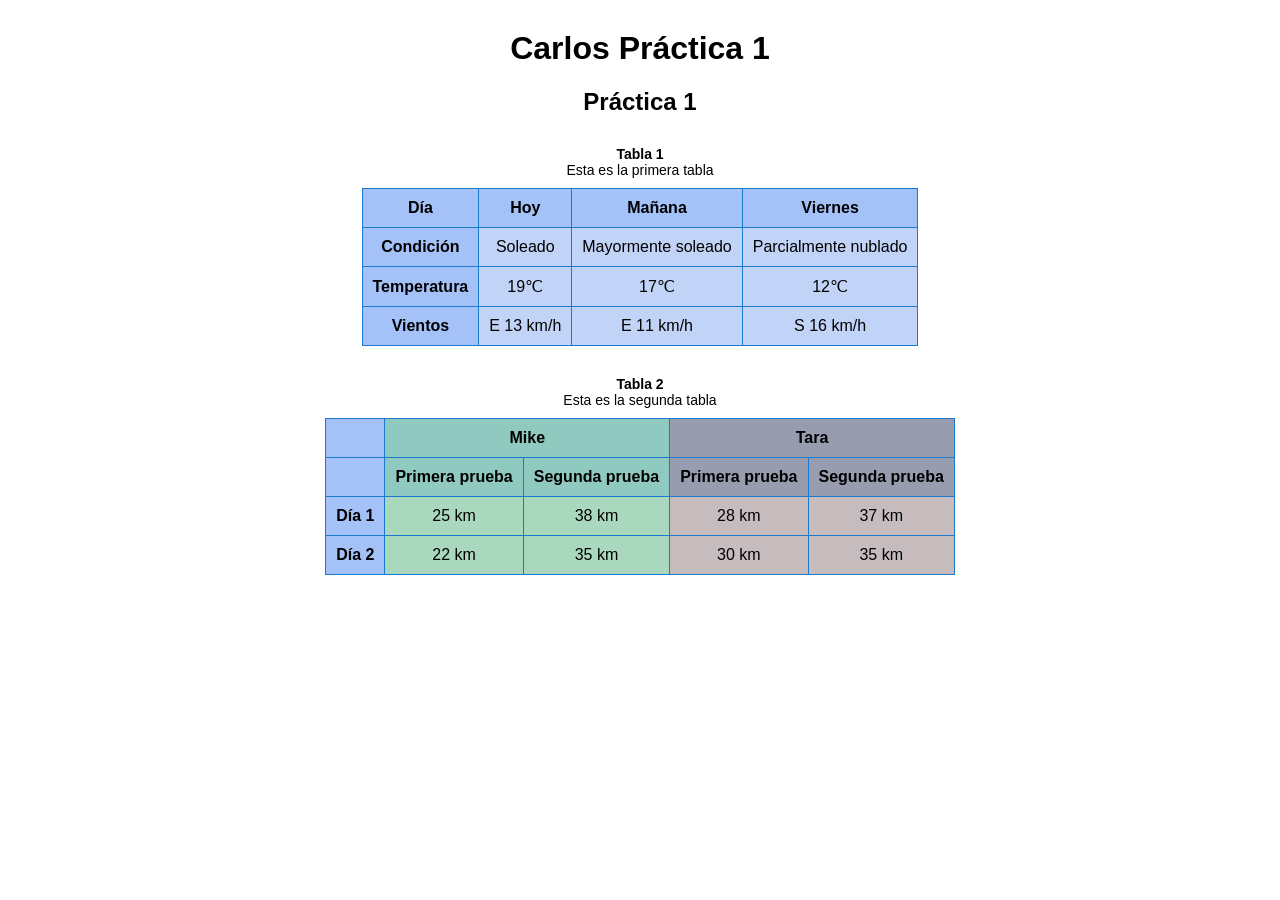
<file: Practica1.html>
<!-- Practica 1 Carlos Plaza-->
<!DOCTYPE html>
<html lang="es">
    <head> <!-- Este es el codigo del Titulo-->
        <meta charset="utf-8"> <!-- Encode -->
        <title>Carlos Practica 1</title>
        <link rel="stylesheet" href="practica1.css">
    </head>
    <body>
        <h1>Carlos Práctica 1</h1>
        <h2>Práctica 1</h2>
        

        <!-- TABLA 1 -->
        <table>    
            <caption>   <!-- Se espacia la tabla 1-->
                <strong>Tabla 1</strong><br>
                    Esta es la primera tabla
            </caption>
            <!-- Se hacen las filas-->
            <tr>  
                <!-- Se ponen la primeras fila y se usa th-->
                <th>Día</th>
                <th>Hoy</th>
                <th>Mañana</th>
                <th>Viernes</th>
            </tr>

            <tr>  <!-- Se pone la segunda fila y al ser la segunda se utiliza td-->
                <td>Condición</td>
                <td>Soleado</td>
                <td>Mayormente soleado</td>
                <td>Parcialmente nublado</td>
            </tr>

            <tr> <!-- Se pone la tercera fila-->
                <td>Temperatura</td>
                <td>19℃</td>
                <td>17℃</td>
                <td>12℃</td>
            </tr>

            <tr> <!-- Se pone la ultima fila-->
                <td>Vientos</td>
                <td>E 13 km/h</td>
                <td>E 11 km/h</td>
                <td>S 16 km/h</td>
            </tr>
        </table>
        
        <!-- TABLA 2 -->
        <table>
             <caption> <!-- Se espacia la tabla 2-->
                <strong>Tabla 2</strong><br>
                    Esta es la segunda tabla
            </caption>
            <!-- Se hacen las filas-->
            <tr>
                <!-- Se ponen la primeras fila y se usa th, colspan permite juntar las columnas-->
                <th></th>
                <th colspan="2">Mike</th>
                <th colspan="2">Tara</th>
            </tr>

            <tr> <!-- Se pone la segunda fila-->
                <th></th>
                <th>Primera prueba</th>
                <th>Segunda prueba</th>
                <th>Primera prueba</th>
                <th>Segunda prueba</th>
            </tr>

            <tr> <!-- Se pone la tercera fila-->
                <td>Día 1</td>
                <td>25 km</td>
                <td>38 km</td>
                <td>28 km</td>
                <td>37 km</td>
            </tr>

            <tr>  <!-- Se pone la ultima fila-->
                <td>Día 2</td>
                <td>22 km</td>
                <td>35 km</td>
                <td>30 km</td>
                <td>35 km</td>
            </tr>
        </table>
    </body>
</html>
</file>
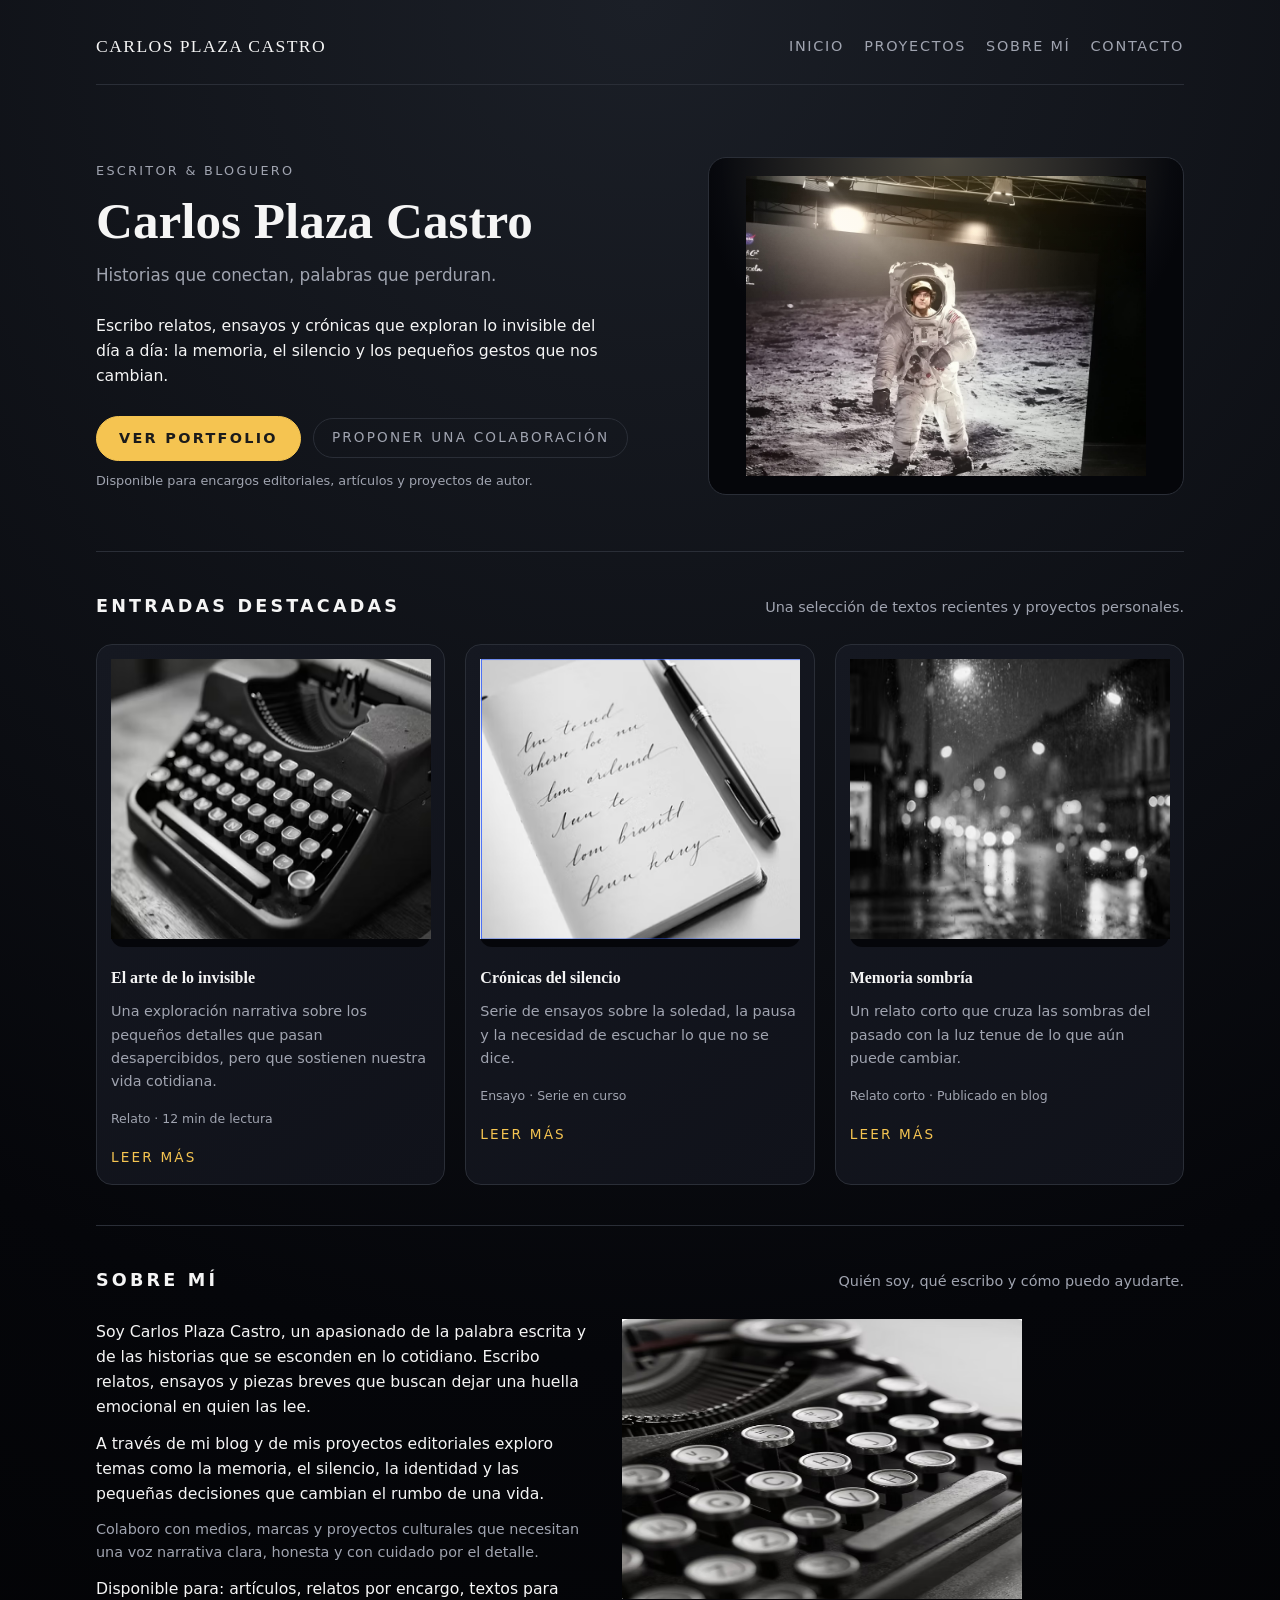
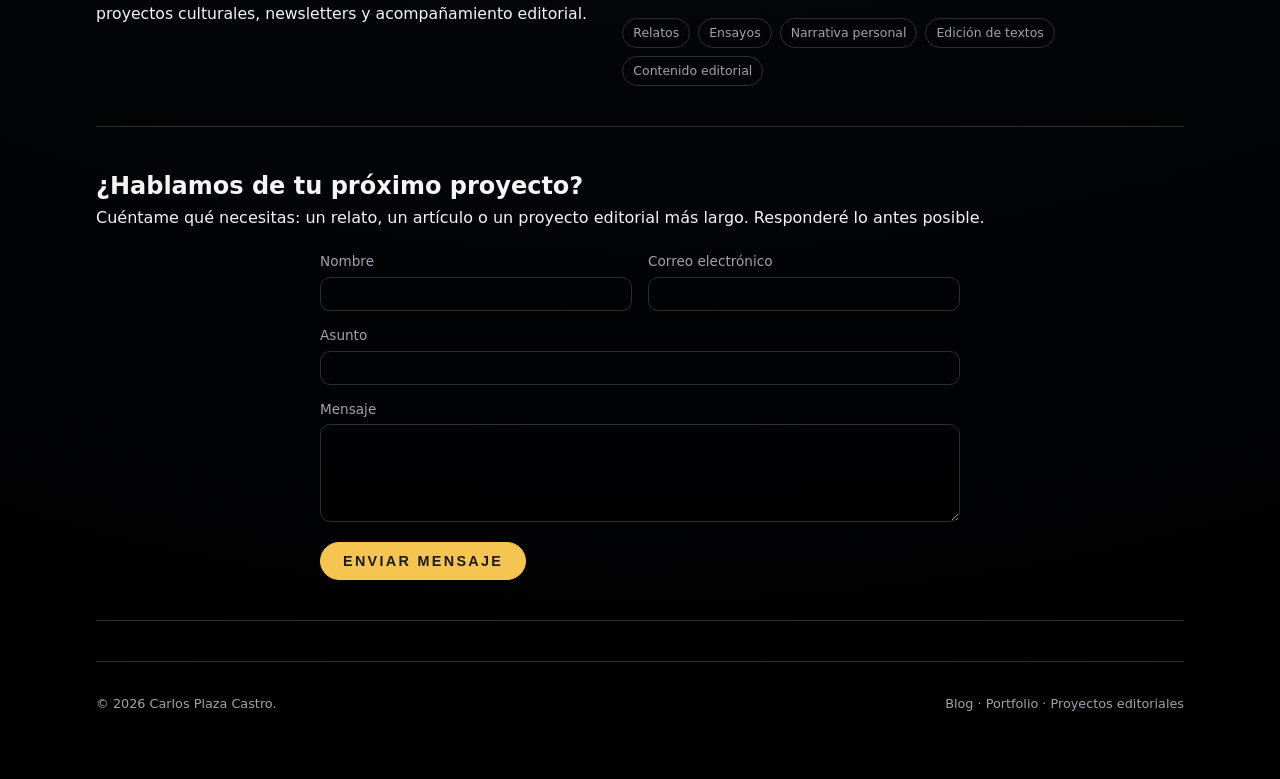
<file: Practica2.html>
<!DOCTYPE html>
<html lang="es">
<head>
  <meta charset="UTF-8" />
  <title>Portfolio – Carlos Plaza Castro</title>
  <meta name="viewport" content="width=device-width, initial-scale=1" />
  <link rel="stylesheet" href="Practica2.css" />
</head>
<body>
  <div class="page">
    <!-- Cabecera -->
    <header>
      <div class="logo">Carlos Plaza Castro</div>
      <nav>
        <ul>
          <li><a href="#inicio">Inicio</a></li>
          <li><a href="#proyectos">Proyectos</a></li>
          <li><a href="#sobre-mi">Sobre mí</a></li>
          <li><a href="#contacto">Contacto</a></li>
        </ul>
      </nav>
    </header>

    <!-- Intro -->
    <main id="inicio" class="hero">
      <div>
        <div class="hero-eyebrow">Escritor &amp; Bloguero</div>
        <h1 class="hero-title">Carlos Plaza Castro</h1>
        <p class="hero-subtitle">Historias que conectan, palabras que perduran.</p>
        <p class="hero-tagline">
          Escribo relatos, ensayos y crónicas que exploran lo invisible del día a día:
          la memoria, el silencio y los pequeños gestos que nos cambian.
        </p>
        <div class="hero-actions">
          <a href="#proyectos" class="btn-primary">Ver portfolio</a>
          <a href="#contacto" class="btn-ghost">Proponer una colaboración</a>
        </div>
        <p class="hero-meta">Disponible para encargos editoriales, artículos y proyectos de autor.</p>
      </div>
      <div class="hero-photo">
        <img src="Imagenes/yo.png" alt="Yo" height="300" >
      </div>
    </main>

    <!-- PROYECTOS DESTACADOS -->
    <section id="proyectos">
      <div class="section-header">
        <h2 class="section-title">Entradas destacadas</h2>
        <p class="section-subtitle">Una selección de textos recientes y proyectos personales.</p>
      </div>

      <div class="projects-grid">
        <article class="project-card">
          <div class="project-thumb">
            <img src="Imagenes/fono.png" alt="fono" height="280" width="320" >
          </div>
          <h3 class="project-title">El arte de lo invisible</h3>
          <p class="project-desc">
            Una exploración narrativa sobre los pequeños detalles que pasan desapercibidos,
            pero que sostienen nuestra vida cotidiana.
          </p>
          <p class="project-meta">Relato · 12 min de lectura</p>
          <a href="#" class="project-link">Leer más</a>
        </article>

        <article class="project-card">
          <div class="project-thumb">   
            <img src="Imagenes/notas.png" alt="notas" height="280" width="320"  >  
          </div>
          <h3 class="project-title">Crónicas del silencio</h3>
          <p class="project-desc">
            Serie de ensayos sobre la soledad, la pausa y la necesidad de escuchar
            lo que no se dice.
          </p>
          <p class="project-meta">Ensayo · Serie en curso</p>
          <a href="#" class="project-link">Leer más</a>
        </article>

        <article class="project-card">
          <div class="project-thumb">  
            <img src="Imagenes/calle.png" alt="calle" height="280" width="320"  >
          </div>
          <h3 class="project-title">Memoria sombría</h3>
          <p class="project-desc">
            Un relato corto que cruza las sombras del pasado con la luz tenue
            de lo que aún puede cambiar.
          </p>
          <p class="project-meta">Relato corto · Publicado en blog</p>
          <a href="#" class="project-link">Leer más</a>
        </article>
      </div>
    </section>

    <!-- SOBRE MÍ -->
    <section id="sobre-mi">
      <div class="section-header">
        <h2 class="section-title">Sobre mí</h2>
        <p class="section-subtitle">Quién soy, qué escribo y cómo puedo ayudarte.</p>
      </div>

      <div class="about-layout">
        <div class="about-text">
          <p>
            Soy Carlos Plaza Castro, un apasionado de la palabra escrita y de las historias
            que se esconden en lo cotidiano. Escribo relatos, ensayos y piezas breves
            que buscan dejar una huella emocional en quien las lee.
          </p>
          <p>
            A través de mi blog y de mis proyectos editoriales exploro temas como la memoria,
            el silencio, la identidad y las pequeñas decisiones que cambian el rumbo de una vida.
          </p>
          <p class="muted">
            Colaboro con medios, marcas y proyectos culturales que necesitan una voz
            narrativa clara, honesta y con cuidado por el detalle.
          </p>
          <p class="about-meta">
            Disponible para: artículos, relatos por encargo, textos para proyectos culturales,
            newsletters y acompañamiento editorial.
          </p>
        </div>
        <div>
          <img src="Imagenes/telef.png" alt="fono" height="280" width="400" >
          <div class="about-tags">
            
            <span class="tag">Relatos</span>
            <span class="tag">Ensayos</span>
            <span class="tag">Narrativa personal</span>
            <span class="tag">Edición de textos</span>
            <span class="tag">Contenido editorial</span>
          </div>
        </div>
      </div>
    </section>

    <!-- CONTACTO / CTA + FORMULARIO -->
<section id="contacto">
  <div class="cta">
    <h2 class="cta-title">¿Hablamos de tu próximo proyecto?</h2>
    <p class="cta-text">
      Cuéntame qué necesitas: un relato, un artículo o un proyecto editorial más largo.
      Responderé lo antes posible.
    </p>

    <form class="contact-form" action="#" method="post">
      <div class="form-row">
        <div class="form-field">
          <label for="nombre">Nombre</label>
          <input type="text" id="nombre" name="nombre" required />
        </div>
        <div class="form-field">
          <label for="email">Correo electrónico</label>
          <input type="email" id="email" name="email" required />
        </div>
      </div>

      <div class="form-field">
        <label for="asunto">Asunto</label>
        <input type="text" id="asunto" name="asunto" />
      </div>

      <div class="form-field">
        <label for="mensaje">Mensaje</label>
        <textarea id="mensaje" name="mensaje" rows="5" required></textarea>
      </div>

      <button type="submit" class="btn-primary">Enviar mensaje</button>
    </form>
  </div>
</section>


    <!-- Pie -->
    <footer>
      <span>© <span id="year"></span> Carlos Plaza Castro.</span>
      <span>Blog · Portfolio · Proyectos editoriales</span>
    </footer>
  </div>

  <script>
    document.getElementById("year").textContent = new Date().getFullYear();
  </script>
</body>
</html>
</file>
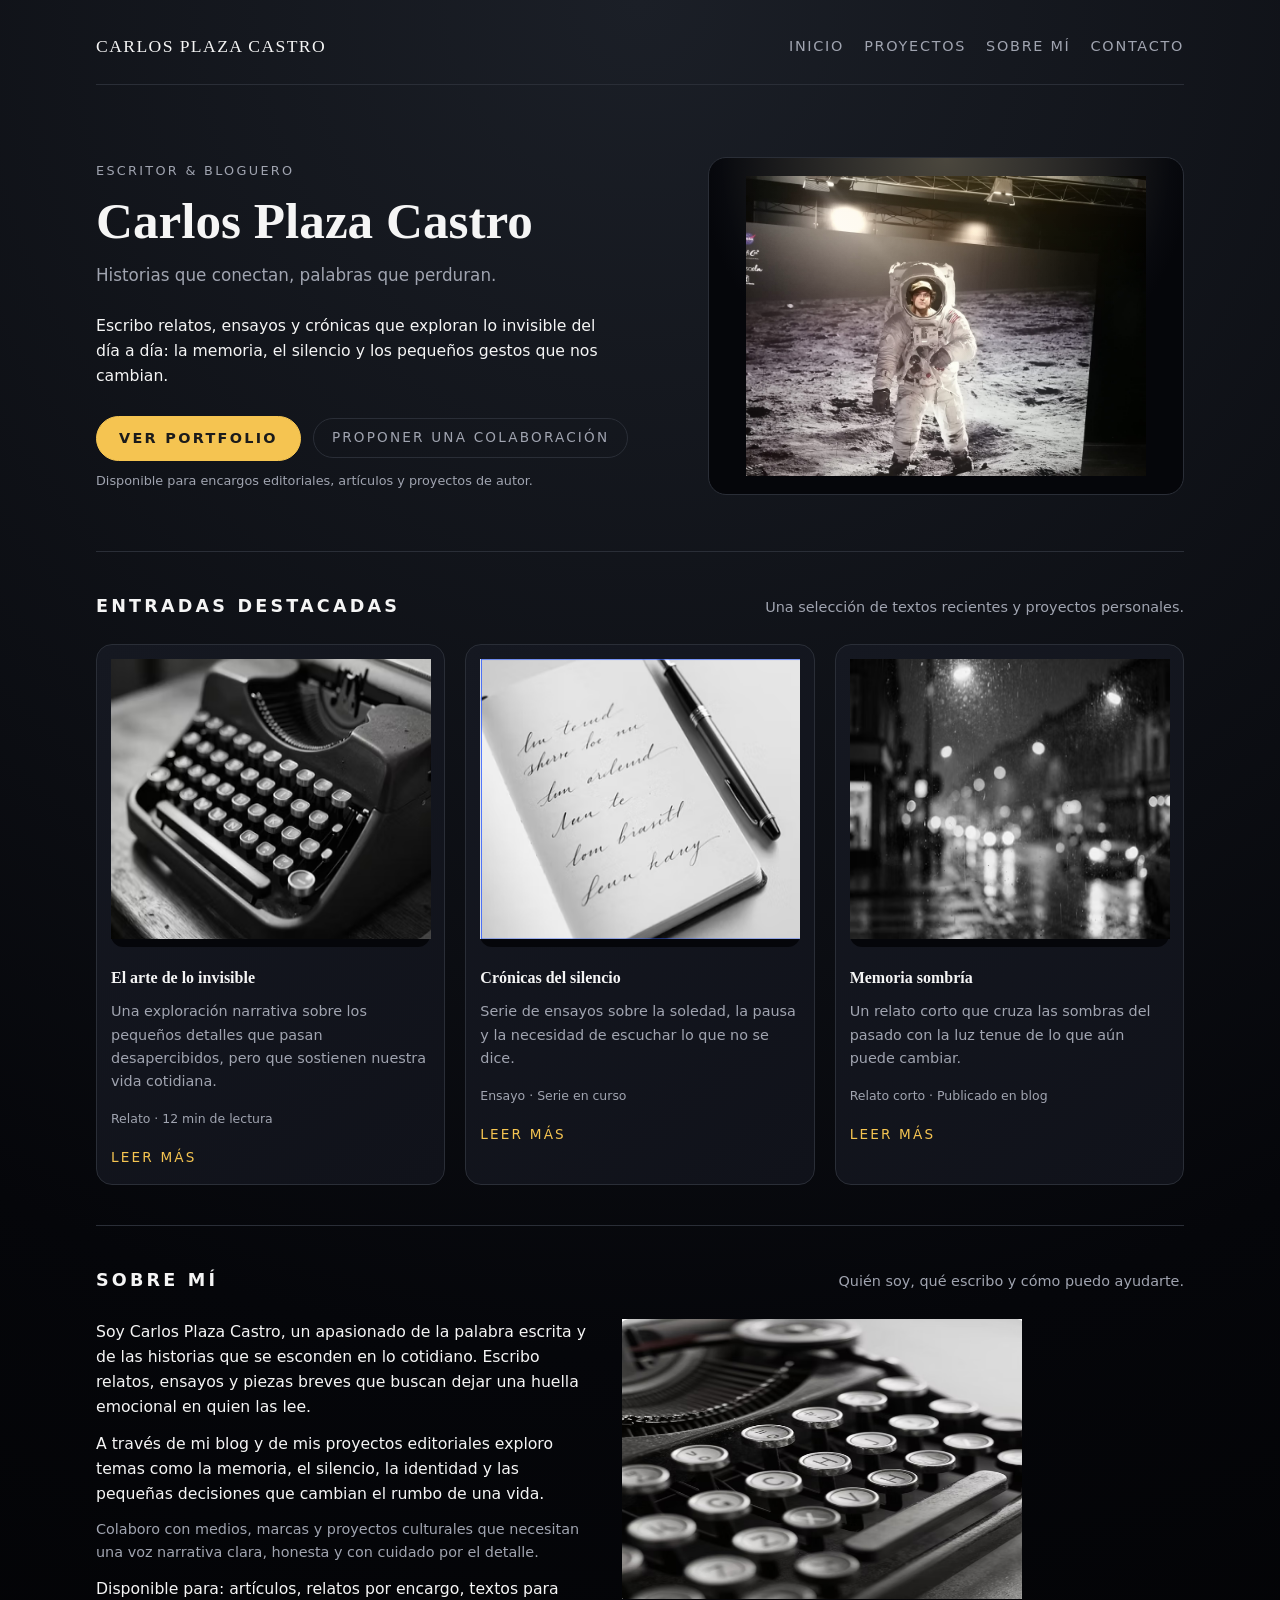
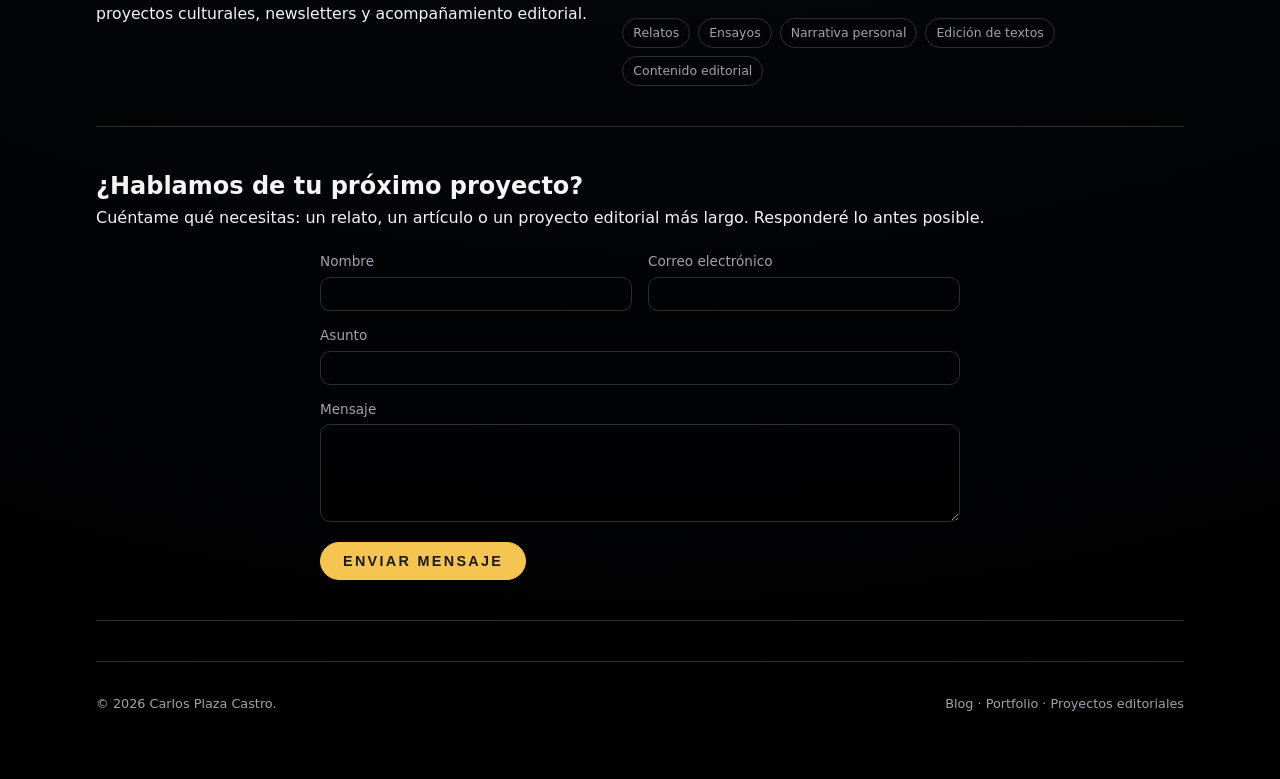
<file: practica2.html>
<!DOCTYPE html>
<html lang="es">
<head>
  <meta charset="UTF-8" />
  <title>Portfolio – Carlos Plaza Castro</title>
  <meta name="viewport" content="width=device-width, initial-scale=1" />
  <link rel="stylesheet" href="practica2.css" />
</head>
<body>
  <div class="page">
    <!-- Cabecera -->
    <header>
      <div class="logo">Carlos Plaza Castro</div>
      <nav>
        <ul>
          <li><a href="#inicio">Inicio</a></li>
          <li><a href="#proyectos">Proyectos</a></li>
          <li><a href="#sobre-mi">Sobre mí</a></li>
          <li><a href="#contacto">Contacto</a></li>
        </ul>
      </nav>
    </header>

    <!-- Intro -->
    <main id="inicio" class="hero">
      <div>
        <div class="hero-eyebrow">Escritor &amp; Bloguero</div>
        <h1 class="hero-title">Carlos Plaza Castro</h1>
        <p class="hero-subtitle">Historias que conectan, palabras que perduran.</p>
        <p class="hero-tagline">
          Escribo relatos, ensayos y crónicas que exploran lo invisible del día a día:
          la memoria, el silencio y los pequeños gestos que nos cambian.
        </p>
        <div class="hero-actions">
          <a href="#proyectos" class="btn-primary">Ver portfolio</a>
          <a href="#contacto" class="btn-ghost">Proponer una colaboración</a>
        </div>
        <p class="hero-meta">Disponible para encargos editoriales, artículos y proyectos de autor.</p>
      </div>
      <div class="hero-photo">
        <img src="Imagenes/yo.png" alt="Yo" height="300" >
      </div>
    </main>

    <!-- PROYECTOS DESTACADOS -->
    <section id="proyectos">
      <div class="section-header">
        <h2 class="section-title">Entradas destacadas</h2>
        <p class="section-subtitle">Una selección de textos recientes y proyectos personales.</p>
      </div>

      <div class="projects-grid">
        <article class="project-card">
          <div class="project-thumb">
            <img src="Imagenes/fono.png" alt="fono" height="280" width="320" >
          </div>
          <h3 class="project-title">El arte de lo invisible</h3>
          <p class="project-desc">
            Una exploración narrativa sobre los pequeños detalles que pasan desapercibidos,
            pero que sostienen nuestra vida cotidiana.
          </p>
          <p class="project-meta">Relato · 12 min de lectura</p>
          <a href="#" class="project-link">Leer más</a>
        </article>

        <article class="project-card">
          <div class="project-thumb">   
            <img src="Imagenes/notas.png" alt="notas" height="280" width="320"  >  
          </div>
          <h3 class="project-title">Crónicas del silencio</h3>
          <p class="project-desc">
            Serie de ensayos sobre la soledad, la pausa y la necesidad de escuchar
            lo que no se dice.
          </p>
          <p class="project-meta">Ensayo · Serie en curso</p>
          <a href="#" class="project-link">Leer más</a>
        </article>

        <article class="project-card">
          <div class="project-thumb">  
            <img src="Imagenes/calle.png" alt="calle" height="280" width="320"  >
          </div>
          <h3 class="project-title">Memoria sombría</h3>
          <p class="project-desc">
            Un relato corto que cruza las sombras del pasado con la luz tenue
            de lo que aún puede cambiar.
          </p>
          <p class="project-meta">Relato corto · Publicado en blog</p>
          <a href="#" class="project-link">Leer más</a>
        </article>
      </div>
    </section>

    <!-- SOBRE MÍ -->
    <section id="sobre-mi">
      <div class="section-header">
        <h2 class="section-title">Sobre mí</h2>
        <p class="section-subtitle">Quién soy, qué escribo y cómo puedo ayudarte.</p>
      </div>

      <div class="about-layout">
        <div class="about-text">
          <p>
            Soy Carlos Plaza Castro, un apasionado de la palabra escrita y de las historias
            que se esconden en lo cotidiano. Escribo relatos, ensayos y piezas breves
            que buscan dejar una huella emocional en quien las lee.
          </p>
          <p>
            A través de mi blog y de mis proyectos editoriales exploro temas como la memoria,
            el silencio, la identidad y las pequeñas decisiones que cambian el rumbo de una vida.
          </p>
          <p class="muted">
            Colaboro con medios, marcas y proyectos culturales que necesitan una voz
            narrativa clara, honesta y con cuidado por el detalle.
          </p>
          <p class="about-meta">
            Disponible para: artículos, relatos por encargo, textos para proyectos culturales,
            newsletters y acompañamiento editorial.
          </p>
        </div>
        <div>
          <img src="Imagenes/telef.png" alt="fono" height="280" width="400" >
          <div class="about-tags">
            
            <span class="tag">Relatos</span>
            <span class="tag">Ensayos</span>
            <span class="tag">Narrativa personal</span>
            <span class="tag">Edición de textos</span>
            <span class="tag">Contenido editorial</span>
          </div>
        </div>
      </div>
    </section>

    <!-- CONTACTO / CTA + FORMULARIO -->
<section id="contacto">
  <div class="cta">
    <h2 class="cta-title">¿Hablamos de tu próximo proyecto?</h2>
    <p class="cta-text">
      Cuéntame qué necesitas: un relato, un artículo o un proyecto editorial más largo.
      Responderé lo antes posible.
    </p>

    <form class="contact-form" action="#" method="post">
      <div class="form-row">
        <div class="form-field">
          <label for="nombre">Nombre</label>
          <input type="text" id="nombre" name="nombre" required />
        </div>
        <div class="form-field">
          <label for="email">Correo electrónico</label>
          <input type="email" id="email" name="email" required />
        </div>
      </div>

      <div class="form-field">
        <label for="asunto">Asunto</label>
        <input type="text" id="asunto" name="asunto" />
      </div>

      <div class="form-field">
        <label for="mensaje">Mensaje</label>
        <textarea id="mensaje" name="mensaje" rows="5" required></textarea>
      </div>

      <button type="submit" class="btn-primary">Enviar mensaje</button>
    </form>
  </div>
</section>


    <!-- Pie -->
    <footer>
      <span>© <span id="year"></span> Carlos Plaza Castro.</span>
      <span>Blog · Portfolio · Proyectos editoriales</span>
    </footer>
  </div>

  <script>
    document.getElementById("year").textContent = new Date().getFullYear();
  </script>
</body>
</html>
</file>
<file: practica1.css>
/*Practica 1 Carlos Plaza*/
body {
    font-family: Arial, sans-serif;
    margin: 30px;
}

/* Centrar títulos */
h1, h2 , h3, h4{
    text-align: center;
}

/* Centrar tablas */
table {
    margin: 30px auto; /* auto = centrado */
    border-collapse: collapse;
}

/* Caption alineado a la izquierda */
caption {
    margin-bottom: 10px;
    font-size: 14px;
    text-align: center;
}

/* Bordes y estilo en filas y columnas */
th, td {
    border: 1px solid #1b7acd;
    padding: 10px;
    text-align: center;
}
/*Tabla 1*/
/* Color azul claro en cabeceras */
/*Para seleccionar la primera fila que me gustan de la tabla 1 y elijo el color de fondo*/
table:nth-of-type(1) th:nth-child(1),
table:nth-of-type(1) th:nth-child(2),
table:nth-of-type(1) th:nth-child(3),
table:nth-of-type(1) th:nth-child(4){
    background-color: #A4C2F7;
}
/* Color azul claro para la primera columna*/
table tr td:first-child {
    background-color: #A4C2F7; 
    font-weight: bold;
}
/* Color azul para las celdas*/
td {
    background-color: #C1D3F6;
}
 /*Tabla 2*/
/* Color azul claro para la primera columna*/
table:nth-of-type(2) th:nth-child(1){
    background-color: #A4C2F7;
}
/* Columna de Mike (celdas columnas 2 y 3) */
table:nth-of-type(2) td:nth-child(2),
table:nth-of-type(2) td:nth-child(3) {
    background-color: #AAD8BE ; 
/*1 Fila de la columna 2 y 3*/
}
table:nth-of-type(2) th:nth-child(2),
table:nth-of-type(2) th:nth-child(3) {
    background-color: #90C9BF;
}

table:nth-of-type(2) tr:nth-child(1) th:nth-child(2) {
    background-color: #90C9BF; 
}

/* Columna de Tara (celdas columnas 4 y 5) */
table:nth-of-type(2) td:nth-child(4),
table:nth-of-type(2) td:nth-child(5){
    background-color: #C6BCBE ; 
}
table:nth-of-type(2) tr:nth-child(1) th:nth-child(3) {
    background-color: #979DAF; 
}
/*1 Fila de la columna 4 y 5*/
table:nth-of-type(2) th:nth-child(4),
table:nth-of-type(2) th:nth-child(5) {
    background-color: #979DAF ;
}
</file>
<file: Practica2.css>
:root {
  --bg: #0f1115;
  --bg-soft: #181b21;
  --accent: #f5c451;
  --text-main: #f5f5f5;
  --text-muted: #a0a4b0;
  --border-soft: #2a2e37;
  --font-main: system-ui, -apple-system, BlinkMacSystemFont, "Segoe UI", sans-serif;
  --font-serif: "Georgia", "Times New Roman", serif;
}

* { box-sizing: border-box; margin: 0; padding: 0; }

body {
  background: radial-gradient(circle at top, #1b1f27 0, #05060a 55%, #000 100%);
  color: var(--text-main);
  font-family: var(--font-main);
  line-height: 1.6;
}

a { color: inherit; text-decoration: none; }

.page {
  max-width: 1120px;
  margin: 0 auto;
  padding: 24px 16px 64px;
}

/* cabecera */
header {
  display: flex;
  align-items: center;
  justify-content: space-between;
  padding: 8px 0 24px;
  border-bottom: 1px solid var(--border-soft);
  margin-bottom: 32px;
}

.logo {
  font-family: var(--font-serif);
  font-size: 1.1rem;
  letter-spacing: 0.08em;
  text-transform: uppercase;
}

nav ul {
  display: flex;
  gap: 20px;
  list-style: none;
  font-size: 0.9rem;
  text-transform: uppercase;
  letter-spacing: 0.12em;
}

nav a {
  color: var(--text-muted);
  position: relative;
  padding-bottom: 4px;
}

nav a::after {
  content: "";
  position: absolute;
  left: 0;
  bottom: 0;
  width: 0;
  height: 1px;
  background: var(--accent);
  transition: width 0.2s ease;
}

nav a:hover::after {
  width: 100%;
}

/* Intro */
.hero {
  display: grid;
  grid-template-columns: minmax(0, 3fr) minmax(0, 2.5fr);
  gap: 40px;
  align-items: center;
  padding: 40px 0 56px;
  border-bottom: 1px solid var(--border-soft);
}

.hero-eyebrow {
  font-size: 0.8rem;
  letter-spacing: 0.18em;
  text-transform: uppercase;
  color: var(--text-muted);
  margin-bottom: 12px;
}

.hero-title {
  font-family: var(--font-serif);
  font-size: clamp(2.4rem, 4vw, 3.2rem);
  line-height: 1.1;
  margin-bottom: 12px;
}

.hero-subtitle {
  font-size: 1.05rem;
  color: var(--text-muted);
  margin-bottom: 24px;
}

.hero-tagline {
  font-size: 0.98rem;
  color: var(--text-main);
  margin-bottom: 28px;
  max-width: 32rem;
}

.hero-actions {
  display: flex;
  flex-wrap: wrap;
  gap: 12px;
  align-items: center;
}

.btn-primary {
  padding: 10px 22px;
  border-radius: 999px;
  border: 1px solid var(--accent);
  background: var(--accent);
  color: #1b1b1b;
  font-size: 0.9rem;
  text-transform: uppercase;
  letter-spacing: 0.16em;
  font-weight: 600;
  cursor: pointer;
  transition: transform 0.1s ease, box-shadow 0.1s ease, background 0.15s ease;
}

.btn-primary:hover {
  transform: translateY(-1px);
  box-shadow: 0 8px 18px rgba(0, 0, 0, 0.45);
  background: #ffd978;
}

.btn-ghost {
  padding: 8px 18px;
  border-radius: 999px;
  border: 1px solid var(--border-soft);
  background: transparent;
  color: var(--text-muted);
  font-size: 0.85rem;
  text-transform: uppercase;
  letter-spacing: 0.16em;
  cursor: pointer;
  transition: background 0.15s ease, border-color 0.15s ease, color 0.15s ease;
}

.btn-ghost:hover {
  background: rgba(255, 255, 255, 0.02);
  border-color: var(--accent);
  color: var(--text-main);
}

.hero-meta {
  font-size: 0.8rem;
  color: var(--text-muted);
  margin-top: 10px;
}

.hero-photo {
  border-radius: 18px;
  border: 1px solid var(--border-soft);
  background: radial-gradient(circle at top, #2a2f3a 0, #05060a 60%);
  min-height: 260px;
  display: flex;
  align-items: flex-end;
  justify-content: center;
  padding: 18px;
  overflow: hidden;
  position: relative;
}

.hero-photo::before {
  content: "";
  position: absolute;
  inset: 0;
  background: radial-gradient(circle at top, rgba(245, 196, 81, 0.18), transparent 55%);
  opacity: 0.9;
  pointer-events: none;
}

.hero-photo-inner {
  width: 80%;
  max-width: 260px;
  aspect-ratio: 3 / 4;
  border-radius: 16px;
  overflow: hidden;
  border: 1px solid rgba(255, 255, 255, 0.08);
  background: #111;
  display: flex;
  align-items: center;
  justify-content: center;
  color: var(--text-muted);
  font-size: 0.85rem;
  text-align: center;
  padding: 12px;
}

/* SECCIONES GENERALES */
section {
  padding: 40px 0;
  border-bottom: 1px solid var(--border-soft);
}

.section-header {
  display: flex;
  justify-content: space-between;
  align-items: baseline;
  margin-bottom: 24px;
  gap: 16px;
}

.section-title {
  font-size: 1.1rem;
  letter-spacing: 0.18em;
  text-transform: uppercase;
}

.section-subtitle {
  font-size: 0.9rem;
  color: var(--text-muted);
}

/* Proyecto */
.projects-grid {
  display: grid;
  grid-template-columns: repeat(3, minmax(0, 1fr));
  gap: 20px;
}

.project-card {
  border-radius: 16px;
  border: 1px solid var(--border-soft);
  background: linear-gradient(145deg, #151821, #10121a);
  padding: 14px 14px 16px;
  display: flex;
  flex-direction: column;
  gap: 10px;
}

.project-thumb {
  border-radius: 12px;
  background: radial-gradient(circle at top, #2b3140 0, #05060a 70%);
  aspect-ratio: 4 / 3;
  margin-bottom: 8px;
}

.project-title {
  font-size: 1rem;
  font-family: var(--font-serif);
}

.project-desc {
  font-size: 0.9rem;
  color: var(--text-muted);
  margin-bottom: 6px;
}

.project-meta {
  font-size: 0.78rem;
  color: var(--text-muted);
  margin-bottom: 8px;
}

.project-link {
  font-size: 0.85rem;
  text-transform: uppercase;
  letter-spacing: 0.16em;
  color: var(--accent);
}

/* Sobre mi */
.about-layout {
  display: grid;
  grid-template-columns: minmax(0, 2.2fr) minmax(0, 2.5fr);
  gap: 32px;
  align-items: flex-start;
}

.about-text p {
  margin-bottom: 12px;
  font-size: 0.98rem;
  color: var(--text-main);
}

.about-text p.muted {
  color: var(--text-muted);
  font-size: 0.9rem;
}

.about-meta {
  font-size: 0.8rem;
  color: var(--text-muted);
  margin-top: 8px;
}

.about-tags {
  display: flex;
  flex-wrap: wrap;
  gap: 8px;
  margin-top: 12px;
}

.tag {
  border-radius: 999px;
  border: 1px solid var(--border-soft);
  padding: 4px 10px;
  font-size: 0.78rem;
  color: var(--text-muted);
}

/* Contacto */
.contact-form {
  margin-top: 20px;
  text-align: left;
  max-width: 640px;
  margin-left: auto;
  margin-right: auto;
}

.form-row {
  display: flex;
  gap: 16px;
  flex-wrap: wrap;
}

.form-field {
  flex: 1 1 200px;
  display: flex;
  flex-direction: column;
  margin-bottom: 14px;
}

.form-field label {
  font-size: 0.85rem;
  color: var(--text-muted);
  margin-bottom: 4px;
}

.form-field input,
.form-field textarea {
  background: rgba(0, 0, 0, 0.35);
  border-radius: 10px;
  border: 1px solid var(--border-soft);
  padding: 8px 10px;
  color: var(--text-main);
  font-family: inherit;
  font-size: 0.9rem;
  outline: none;
  transition: border-color 0.15s ease, box-shadow 0.15s ease, background 0.15s ease;
}

.form-field input:focus,
.form-field textarea:focus {
  border-color: var(--accent);
  box-shadow: 0 0 0 1px rgba(245, 196, 81, 0.4);
  background: rgba(0, 0, 0, 0.6);
}

.form-field textarea {
  resize: vertical;
}

.contact-form .btn-primary {
  margin-top: 6px;
}

/* FOOTER */
footer {
  padding-top: 32px;
  font-size: 0.8rem;
  color: var(--text-muted);
  display: flex;
  justify-content: space-between;
  gap: 16px;
  border-top: 1px solid var(--border-soft);
  margin-top: 40px;
}

/* Respuesta */
@media (max-width: 900px) {
  .hero {
    grid-template-columns: 1fr;
  }
  .hero-photo {
    order: -1;
  }
  .projects-grid {
    grid-template-columns: repeat(2, minmax(0, 1fr));
  }
  .about-layout {
    grid-template-columns: 1fr;
  }
}

@media (max-width: 640px) {
  header {
    flex-direction: column;
    align-items: flex-start;
    gap: 10px;
  }
  nav ul {
    gap: 14px;
    font-size: 0.8rem;
  }
  .projects-grid {
    grid-template-columns: 1fr;
  }
  .cta {
    padding: 28px 18px;
  }
}
</file>
<file: practica2.css>
:root {
  --bg: #0f1115;
  --bg-soft: #181b21;
  --accent: #f5c451;
  --text-main: #f5f5f5;
  --text-muted: #a0a4b0;
  --border-soft: #2a2e37;
  --font-main: system-ui, -apple-system, BlinkMacSystemFont, "Segoe UI", sans-serif;
  --font-serif: "Georgia", "Times New Roman", serif;
}

* { box-sizing: border-box; margin: 0; padding: 0; }

body {
  background: radial-gradient(circle at top, #1b1f27 0, #05060a 55%, #000 100%);
  color: var(--text-main);
  font-family: var(--font-main);
  line-height: 1.6;
}

a { color: inherit; text-decoration: none; }

.page {
  max-width: 1120px;
  margin: 0 auto;
  padding: 24px 16px 64px;
}

/* cabecera */
header {
  display: flex;
  align-items: center;
  justify-content: space-between;
  padding: 8px 0 24px;
  border-bottom: 1px solid var(--border-soft);
  margin-bottom: 32px;
}

.logo {
  font-family: var(--font-serif);
  font-size: 1.1rem;
  letter-spacing: 0.08em;
  text-transform: uppercase;
}

nav ul {
  display: flex;
  gap: 20px;
  list-style: none;
  font-size: 0.9rem;
  text-transform: uppercase;
  letter-spacing: 0.12em;
}

nav a {
  color: var(--text-muted);
  position: relative;
  padding-bottom: 4px;
}

nav a::after {
  content: "";
  position: absolute;
  left: 0;
  bottom: 0;
  width: 0;
  height: 1px;
  background: var(--accent);
  transition: width 0.2s ease;
}

nav a:hover::after {
  width: 100%;
}

/* Intro */
.hero {
  display: grid;
  grid-template-columns: minmax(0, 3fr) minmax(0, 2.5fr);
  gap: 40px;
  align-items: center;
  padding: 40px 0 56px;
  border-bottom: 1px solid var(--border-soft);
}

.hero-eyebrow {
  font-size: 0.8rem;
  letter-spacing: 0.18em;
  text-transform: uppercase;
  color: var(--text-muted);
  margin-bottom: 12px;
}

.hero-title {
  font-family: var(--font-serif);
  font-size: clamp(2.4rem, 4vw, 3.2rem);
  line-height: 1.1;
  margin-bottom: 12px;
}

.hero-subtitle {
  font-size: 1.05rem;
  color: var(--text-muted);
  margin-bottom: 24px;
}

.hero-tagline {
  font-size: 0.98rem;
  color: var(--text-main);
  margin-bottom: 28px;
  max-width: 32rem;
}

.hero-actions {
  display: flex;
  flex-wrap: wrap;
  gap: 12px;
  align-items: center;
}

.btn-primary {
  padding: 10px 22px;
  border-radius: 999px;
  border: 1px solid var(--accent);
  background: var(--accent);
  color: #1b1b1b;
  font-size: 0.9rem;
  text-transform: uppercase;
  letter-spacing: 0.16em;
  font-weight: 600;
  cursor: pointer;
  transition: transform 0.1s ease, box-shadow 0.1s ease, background 0.15s ease;
}

.btn-primary:hover {
  transform: translateY(-1px);
  box-shadow: 0 8px 18px rgba(0, 0, 0, 0.45);
  background: #ffd978;
}

.btn-ghost {
  padding: 8px 18px;
  border-radius: 999px;
  border: 1px solid var(--border-soft);
  background: transparent;
  color: var(--text-muted);
  font-size: 0.85rem;
  text-transform: uppercase;
  letter-spacing: 0.16em;
  cursor: pointer;
  transition: background 0.15s ease, border-color 0.15s ease, color 0.15s ease;
}

.btn-ghost:hover {
  background: rgba(255, 255, 255, 0.02);
  border-color: var(--accent);
  color: var(--text-main);
}

.hero-meta {
  font-size: 0.8rem;
  color: var(--text-muted);
  margin-top: 10px;
}

.hero-photo {
  border-radius: 18px;
  border: 1px solid var(--border-soft);
  background: radial-gradient(circle at top, #2a2f3a 0, #05060a 60%);
  min-height: 260px;
  display: flex;
  align-items: flex-end;
  justify-content: center;
  padding: 18px;
  overflow: hidden;
  position: relative;
}

.hero-photo::before {
  content: "";
  position: absolute;
  inset: 0;
  background: radial-gradient(circle at top, rgba(245, 196, 81, 0.18), transparent 55%);
  opacity: 0.9;
  pointer-events: none;
}

.hero-photo-inner {
  width: 80%;
  max-width: 260px;
  aspect-ratio: 3 / 4;
  border-radius: 16px;
  overflow: hidden;
  border: 1px solid rgba(255, 255, 255, 0.08);
  background: #111;
  display: flex;
  align-items: center;
  justify-content: center;
  color: var(--text-muted);
  font-size: 0.85rem;
  text-align: center;
  padding: 12px;
}

/* SECCIONES GENERALES */
section {
  padding: 40px 0;
  border-bottom: 1px solid var(--border-soft);
}

.section-header {
  display: flex;
  justify-content: space-between;
  align-items: baseline;
  margin-bottom: 24px;
  gap: 16px;
}

.section-title {
  font-size: 1.1rem;
  letter-spacing: 0.18em;
  text-transform: uppercase;
}

.section-subtitle {
  font-size: 0.9rem;
  color: var(--text-muted);
}

/* Proyecto */
.projects-grid {
  display: grid;
  grid-template-columns: repeat(3, minmax(0, 1fr));
  gap: 20px;
}

.project-card {
  border-radius: 16px;
  border: 1px solid var(--border-soft);
  background: linear-gradient(145deg, #151821, #10121a);
  padding: 14px 14px 16px;
  display: flex;
  flex-direction: column;
  gap: 10px;
}

.project-thumb {
  border-radius: 12px;
  background: radial-gradient(circle at top, #2b3140 0, #05060a 70%);
  aspect-ratio: 4 / 3;
  margin-bottom: 8px;
}

.project-title {
  font-size: 1rem;
  font-family: var(--font-serif);
}

.project-desc {
  font-size: 0.9rem;
  color: var(--text-muted);
  margin-bottom: 6px;
}

.project-meta {
  font-size: 0.78rem;
  color: var(--text-muted);
  margin-bottom: 8px;
}

.project-link {
  font-size: 0.85rem;
  text-transform: uppercase;
  letter-spacing: 0.16em;
  color: var(--accent);
}

/* Sobre mi */
.about-layout {
  display: grid;
  grid-template-columns: minmax(0, 2.2fr) minmax(0, 2.5fr);
  gap: 32px;
  align-items: flex-start;
}

.about-text p {
  margin-bottom: 12px;
  font-size: 0.98rem;
  color: var(--text-main);
}

.about-text p.muted {
  color: var(--text-muted);
  font-size: 0.9rem;
}

.about-meta {
  font-size: 0.8rem;
  color: var(--text-muted);
  margin-top: 8px;
}

.about-tags {
  display: flex;
  flex-wrap: wrap;
  gap: 8px;
  margin-top: 12px;
}

.tag {
  border-radius: 999px;
  border: 1px solid var(--border-soft);
  padding: 4px 10px;
  font-size: 0.78rem;
  color: var(--text-muted);
}

/* Contacto */
.contact-form {
  margin-top: 20px;
  text-align: left;
  max-width: 640px;
  margin-left: auto;
  margin-right: auto;
}

.form-row {
  display: flex;
  gap: 16px;
  flex-wrap: wrap;
}

.form-field {
  flex: 1 1 200px;
  display: flex;
  flex-direction: column;
  margin-bottom: 14px;
}

.form-field label {
  font-size: 0.85rem;
  color: var(--text-muted);
  margin-bottom: 4px;
}

.form-field input,
.form-field textarea {
  background: rgba(0, 0, 0, 0.35);
  border-radius: 10px;
  border: 1px solid var(--border-soft);
  padding: 8px 10px;
  color: var(--text-main);
  font-family: inherit;
  font-size: 0.9rem;
  outline: none;
  transition: border-color 0.15s ease, box-shadow 0.15s ease, background 0.15s ease;
}

.form-field input:focus,
.form-field textarea:focus {
  border-color: var(--accent);
  box-shadow: 0 0 0 1px rgba(245, 196, 81, 0.4);
  background: rgba(0, 0, 0, 0.6);
}

.form-field textarea {
  resize: vertical;
}

.contact-form .btn-primary {
  margin-top: 6px;
}

/* FOOTER */
footer {
  padding-top: 32px;
  font-size: 0.8rem;
  color: var(--text-muted);
  display: flex;
  justify-content: space-between;
  gap: 16px;
  border-top: 1px solid var(--border-soft);
  margin-top: 40px;
}

/* Respuesta */
@media (max-width: 900px) {
  .hero {
    grid-template-columns: 1fr;
  }
  .hero-photo {
    order: -1;
  }
  .projects-grid {
    grid-template-columns: repeat(2, minmax(0, 1fr));
  }
  .about-layout {
    grid-template-columns: 1fr;
  }
}

@media (max-width: 640px) {
  header {
    flex-direction: column;
    align-items: flex-start;
    gap: 10px;
  }
  nav ul {
    gap: 14px;
    font-size: 0.8rem;
  }
  .projects-grid {
    grid-template-columns: 1fr;
  }
  .cta {
    padding: 28px 18px;
  }
}
</file>
